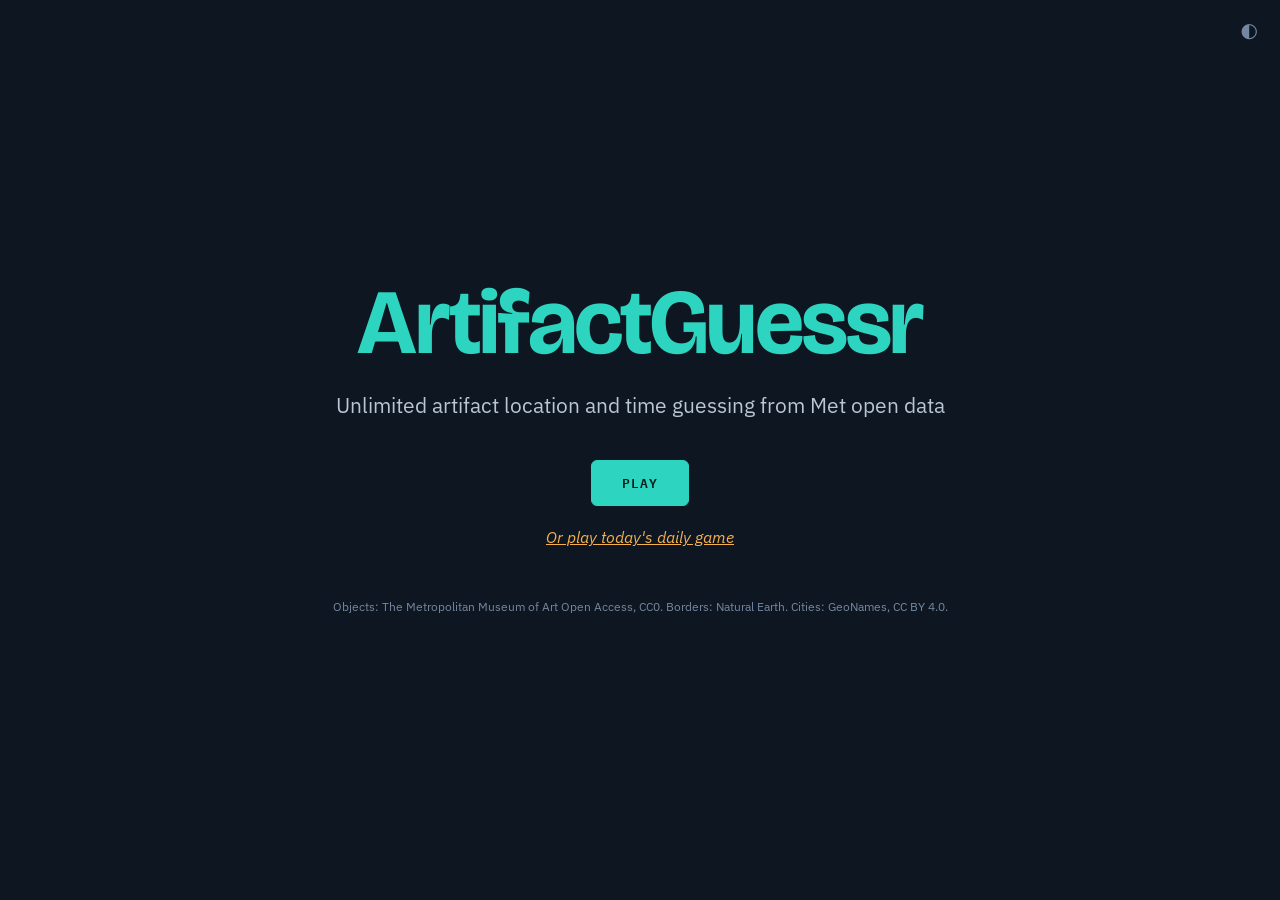
<file: docs/index.html>
<!DOCTYPE html>
<html lang="en" data-theme="dark">
<head>
<meta charset="utf-8">
<meta name="viewport" content="width=device-width, initial-scale=1">
<title>ArtifactGuessr</title>
<link rel="preconnect" href="https://fonts.googleapis.com">
<link rel="preconnect" href="https://fonts.gstatic.com" crossorigin>
<link rel="stylesheet" href="https://fonts.googleapis.com/css2?family=Bricolage+Grotesque:wght@600;700&family=IBM+Plex+Mono:wght@400;500&family=IBM+Plex+Sans:ital,wght@0,400;0,600;1,400&display=swap">
<link rel="stylesheet" href="style.css">
</head>
<body>

<!-- Home -->
<section id="home" class="screen">
  <button class="theme-toggle" data-theme-toggle title="Toggle theme" aria-label="Toggle theme">◐</button>
  <h1 class="hero-title">ArtifactGuessr</h1>
  <p class="hero-sub">Unlimited artifact location and time guessing from Met open data</p>
  <button id="btn-play" class="btn-primary">Play</button>
  <button id="btn-daily" class="btn-quiet"></button>
  <p class="fine">Objects: The Metropolitan Museum of Art Open Access, CC0. Borders: Natural Earth. Cities: GeoNames, CC BY 4.0.</p>
</section>

<!-- Game -->
<section id="game" class="screen" hidden>
  <header class="topbar">
    <button id="btn-home" class="wordmark" title="Home">ArtifactGuessr</button>
    <div class="topstats">
      <div><span class="eyebrow">Round</span> <span id="stat-round" class="stat"></span></div>
      <div><span class="eyebrow">Score</span> <span id="stat-score" class="stat"></span></div>
      <button class="theme-toggle inline" data-theme-toggle title="Toggle theme" aria-label="Toggle theme">◐</button>
    </div>
  </header>

  <div class="timeline-row">
    <div class="timeline-title">When</div>
    <div class="timeline-box"><svg id="timeline" height="68"></svg></div>
    <div class="timeline-readout" id="tl-readout"></div>
  </div>

  <div class="board">
    <div class="map-box">
      <canvas id="map"></canvas>
      <div class="map-controls">
        <button id="zoom-in" aria-label="Zoom in">+</button>
        <button id="zoom-out" aria-label="Zoom out">−</button>
        <button id="zoom-reset" aria-label="Reset map" title="Reset map">⟲</button>
      </div>
    </div>

    <aside class="artifact">
      <div class="photo-box">
        <img id="photo" alt="Museum object to identify" title="Click to enlarge">
        <button id="ph-prev" class="photo-nav left" aria-label="Previous photo">‹</button>
        <button id="ph-next" class="photo-nav right" aria-label="Next photo">›</button>
        <div id="ph-count" class="photo-count"></div>
      </div>
      <div class="medium" id="medium"></div>
      <div class="credit" id="credit"></div>
      <div class="reveal" id="reveal" hidden></div>
    </aside>
  </div>

  <footer class="actionbar">
    <button id="btn-action" class="btn-primary" disabled></button>
  </footer>
</section>

<!-- Results -->
<section id="results" class="screen" hidden>
  <header class="topbar">
    <button id="btn-home2" class="wordmark" title="Home">ArtifactGuessr</button>
    <button class="theme-toggle inline" data-theme-toggle title="Toggle theme" aria-label="Toggle theme">◐</button>
  </header>
  <div class="results-body">
    <div class="eyebrow" id="res-date"></div>
    <div class="res-total" id="res-total"></div>
    <div class="res-of">of 100,000</div>
    <div class="squares" id="res-squares"></div>
    <div class="res-actions">
      <button id="btn-share" class="btn-primary">Share</button>
      <button id="btn-again" class="btn-outline">Play again</button>
    </div>
    <div id="res-history"></div>
    <div class="table-scroll"><table id="res-table"></table></div>
  </div>
</section>

<div id="lightbox" hidden>
  <img id="lightbox-img" alt="" draggable="false">
  <button id="lb-prev" class="photo-nav left" aria-label="Previous photo">‹</button>
  <button id="lb-next" class="photo-nav right" aria-label="Next photo">›</button>
  <button id="lb-close" class="lb-close" aria-label="Close">×</button>
  <div class="lb-hint">Scroll to zoom · drag to move · click or Esc to close</div>
</div>

<div id="toast" hidden></div>

<script src="static_backend.js"></script>
<script src="app.js"></script>
</body>
</html>
</file>
<file: docs/style.css>
:root{
  --bg:#0e1621; --panel:#16212f; --ink:#e8eef5; --body:#b9c6d4; --muted:#7388a0; --points:#f5b14c;
  --hairline:#263548; --accent:#2dd4bf; --on-accent:#06201c; --axis:#46596f; --tick:#93a6ba;
  --sea:#0a1119; --land:#1f2d3d; --border:#3b4f66; --label:#7f94aa; --overlay:rgba(3,8,14,.72);
  --pin:#ff6b5e; --region:#2dd4bf;
  --sans:"IBM Plex Sans",system-ui,sans-serif;
  --mono:"IBM Plex Mono",ui-monospace,Consolas,monospace;
  --head:"Bricolage Grotesque","IBM Plex Sans",system-ui,sans-serif;
}
html[data-theme=light]{
  --bg:#f3f6f9; --panel:#ffffff; --ink:#14202c; --body:#3c4c5c; --muted:#6d7f91; --points:#a8650a;
  --hairline:#d6dee6; --accent:#0f766e; --on-accent:#ffffff; --axis:#9fb0c0; --tick:#566879;
  --sea:#dce6ee; --land:#ffffff; --border:#a9bac9; --label:#6d7f91; --overlay:rgba(20,32,44,.55);
  --pin:#d9382b; --region:#0f766e;
}
*{box-sizing:border-box}
[hidden]{display:none!important}
html,body{height:100%;margin:0}
body{background:var(--bg);color:var(--body);font:16px/1.5 var(--sans)}
button{font:inherit;color:inherit;cursor:pointer}
.eyebrow{font:500 11px/1.2 var(--mono);letter-spacing:.06em;text-transform:uppercase;color:var(--muted)}

/* buttons */
.btn-primary{
  background:var(--accent);color:var(--on-accent);border:1px solid var(--accent);border-radius:6px;
  padding:11px 30px;font:600 13px var(--mono);letter-spacing:.06em;text-transform:uppercase;
}
.btn-primary:hover:not(:disabled){filter:brightness(1.12)}
.btn-primary:disabled{background:transparent;color:var(--muted);border-color:var(--hairline);cursor:default}
.btn-outline{
  background:none;border:1px solid var(--accent);color:var(--accent);border-radius:6px;
  padding:6px 12px;font:500 11px var(--mono);letter-spacing:.06em;text-transform:uppercase;
}
.btn-outline:hover:not(:disabled){background:var(--accent);color:var(--on-accent)}
.btn-outline:disabled{opacity:.4;cursor:default}
.btn-quiet{background:none;border:0;color:var(--points);text-decoration:underline;font-style:italic}
.theme-toggle{
  position:absolute;top:16px;right:18px;background:none;border:0;font-size:20px;
  color:var(--muted);line-height:1;padding:4px;
}
.theme-toggle.inline{position:static}

/* home */
#home{
  min-height:100%;display:flex;flex-direction:column;align-items:center;justify-content:center;
  gap:18px;padding:32px 24px;text-align:center;position:relative;
}
.hero-title{
  font:700 min(calc((100vw - 48px)/8),92px)/1.1 var(--head);letter-spacing:-.03em;color:var(--accent);margin:0;
}
.hero-sub{font-size:21px;line-height:1.4;margin:0 0 22px;max-width:640px}
.fine{font-size:12px;color:var(--muted);margin-top:30px}

/* game shell */
#game{height:100%;display:flex;flex-direction:column;min-height:0}
.topbar{
  display:flex;align-items:center;justify-content:space-between;gap:12px;
  padding:8px 20px;border-bottom:1px solid var(--hairline);flex-shrink:0;
}
.wordmark{background:none;border:0;padding:0;font:700 22px var(--head);letter-spacing:-.02em;color:var(--accent)}
.topstats{display:flex;align-items:center;gap:22px}
.stat{white-space:nowrap;font-size:17px;color:var(--ink);font-variant-numeric:tabular-nums;margin-left:4px}

/* timeline */
.timeline-row{
  display:flex;align-items:center;gap:14px;padding:4px 20px;
  border-bottom:1px solid var(--hairline);flex-shrink:0;
}
.timeline-title{font:500 15px/1.15 var(--mono);letter-spacing:.06em;text-transform:uppercase;color:var(--accent);flex-shrink:0}
.timeline-readout{
  width:172px;flex-shrink:0;text-align:right;font-size:14px;line-height:1.25;color:var(--ink);
  font-variant-numeric:tabular-nums;
}
.timeline-readout em{color:var(--tick);font-size:12.5px}
.timeline-box{flex:1;min-width:0}
#timeline{display:block;width:100%;touch-action:none;cursor:crosshair;user-select:none}
#timeline.locked{cursor:default}
#timeline text{font-family:var(--sans)}

/* board */
.board{flex:1;min-height:0;display:grid;grid-template-columns:minmax(0,1fr) 400px}
.map-box{position:relative;min-height:0;min-width:0;background:var(--sea)}
#map{position:absolute;inset:0;width:100%;height:100%;display:block;cursor:crosshair;touch-action:none}
#map.dragging{cursor:grabbing}
.map-controls{position:absolute;top:10px;left:10px;display:flex;flex-direction:column;gap:1px;
  border:1px solid var(--border);border-radius:4px;overflow:hidden}
.map-controls button{width:30px;height:30px;background:var(--bg);border:0;color:var(--ink);font-size:17px;line-height:1}
.map-controls button:hover{background:var(--hairline)}

.artifact{border-left:1px solid var(--hairline);display:flex;flex-direction:column;min-height:0;overflow-y:auto}
.photo-box{position:relative;flex:1 1 0;min-height:240px;background:var(--sea)}
#photo{position:absolute;inset:0;width:100%;height:100%;object-fit:contain;cursor:zoom-in;display:block}
.photo-nav{
  position:absolute;top:50%;transform:translateY(-50%);width:32px;height:48px;
  background:rgba(35,32,27,.5);color:#fff;border:0;border-radius:4px;font-size:24px;line-height:1;
}
.photo-nav.left{left:6px}
.photo-nav.right{right:6px}
.photo-nav:hover{background:rgba(35,32,27,.78)}
.photo-count{
  position:absolute;right:8px;bottom:8px;background:rgba(35,32,27,.65);color:#fff;
  border-radius:10px;padding:0 9px;font-size:12px;pointer-events:none;
}
.medium{padding:7px 12px;border-top:1px solid var(--hairline);color:var(--ink);font-size:14.5px;line-height:1.35}
.credit{font-size:11.5px;color:var(--muted);padding:4px 12px;border-top:1px solid var(--hairline)}
/* reveal */
.reveal{border-top:1px solid var(--hairline);padding:10px 12px}
.reveal-culture{font:500 12px var(--mono);letter-spacing:.06em;text-transform:uppercase;color:var(--accent)}
.reveal-title{font-size:18px;line-height:1.25;color:var(--ink);margin:2px 0 6px}
.reveal dl{margin:0;display:grid;grid-template-columns:auto minmax(0,1fr);gap:1px 10px;font-size:14px}
.reveal dt{align-self:center}
.reveal dd{margin:0;color:var(--ink)}
.reveal a{color:var(--points);font-size:13.5px}
.cards{display:grid;grid-template-columns:repeat(3,1fr);border:1px solid var(--hairline);margin:8px 0 6px}
.card{padding:6px 8px;border-left:1px solid var(--hairline);min-width:0}
.card:first-child{border-left:0}
.card-main{font-size:15px;color:var(--ink);font-variant-numeric:tabular-nums;white-space:nowrap}
.card-pts{color:var(--points);font-variant-numeric:tabular-nums;font-size:14px}

/* action bar */
.actionbar{padding:8px 20px;border-top:1px solid var(--hairline);display:flex;justify-content:center;flex-shrink:0}
.actionbar .btn-primary{min-width:300px}

/* results */
#results{min-height:100%;position:relative}
.results-body{max-width:900px;margin:0 auto;padding:30px 20px 60px;text-align:center}
.res-total{font:700 64px/1.1 var(--head);color:var(--accent);font-variant-numeric:tabular-nums;margin-top:8px}
.res-of{color:var(--muted);margin-bottom:14px}
.squares{display:flex;justify-content:center;gap:4px;margin-bottom:18px}
.squares span{width:18px;height:18px;border-radius:2px}
.res-actions{display:flex;justify-content:center;gap:12px;align-items:center;margin-bottom:22px}
#res-history{margin:0 auto 26px;max-width:520px;font-size:15px}
.spark{display:flex;align-items:flex-end;gap:2px;height:48px;margin:8px 0 2px}
.spark span{flex:1;background:var(--axis);min-height:2px}
.spark span.now{background:var(--accent)}
.table-scroll{overflow-x:auto}
#res-table{width:100%;border-collapse:collapse;text-align:left;font-size:14.5px}
#res-table th{font:500 11px var(--mono);letter-spacing:.06em;text-transform:uppercase;color:var(--muted);
  padding:6px 8px;border-bottom:1px solid var(--hairline);white-space:nowrap}
#res-table td{padding:7px 8px;border-bottom:1px solid var(--hairline);color:var(--ink)}
#res-table .num{text-align:right;font-variant-numeric:tabular-nums;white-space:nowrap}
#res-table th.num{text-align:right}
#res-table .gold{color:var(--points)}
#res-table .sum{font-weight:600}
#res-table a{color:var(--ink);text-decoration:underline;text-decoration-color:var(--hairline)}
#res-table img{width:44px;height:44px;object-fit:contain;display:block;background:var(--sea)}

/* lightbox, toast */
#lightbox{position:fixed;inset:0;background:#05090e;z-index:40;overflow:hidden;touch-action:none;cursor:zoom-out}
#lightbox.zoomed{cursor:grab}
#lightbox.dragging{cursor:grabbing}
#lightbox img{position:absolute;inset:0;width:100vw;height:100vh;object-fit:contain;user-select:none;-webkit-user-drag:none}
.lb-close{position:absolute;top:10px;right:14px;width:40px;height:40px;border:0;border-radius:4px;
  background:rgba(35,32,27,.5);color:#fff;font-size:24px;line-height:1}
.lb-close:hover{background:rgba(35,32,27,.78)}
.lb-hint{position:fixed;bottom:12px;left:50%;transform:translateX(-50%);background:rgba(5,9,14,.75);color:#c6d3e0;padding:3px 12px;border-radius:12px;font-size:12px;white-space:nowrap;pointer-events:none}
#toast{position:fixed;bottom:64px;left:50%;transform:translateX(-50%);background:var(--ink);color:var(--bg);
  padding:7px 16px;border-radius:5px;font-size:14px;z-index:50}

@media (max-width:860px){
  #game{height:auto;min-height:100%}
  .board{grid-template-columns:1fr;flex:none}
  .artifact{border-left:0;order:-1;overflow:visible}
  .photo-box{flex:none;height:44vh}
  .map-box{height:52vh}
  .timeline-row{flex-wrap:wrap;gap:0 12px;padding:6px 10px}
  .timeline-title br{display:none}
  .timeline-title{font-size:12px}
  .timeline-readout{width:auto;flex:1;text-align:right}
  .timeline-readout br{display:none}
  .timeline-box{flex-basis:100%;order:3}
  .actionbar{position:sticky;bottom:0;background:var(--bg);z-index:5}
  .actionbar .btn-primary{width:100%;min-width:0}
  .topbar{padding:6px 10px}
  .wordmark{font-size:19px}
  .topstats{gap:12px}
  .topstats .eyebrow{display:none}
  .res-total{font-size:48px}
  #res-table .wide{display:none}
}
</file>
